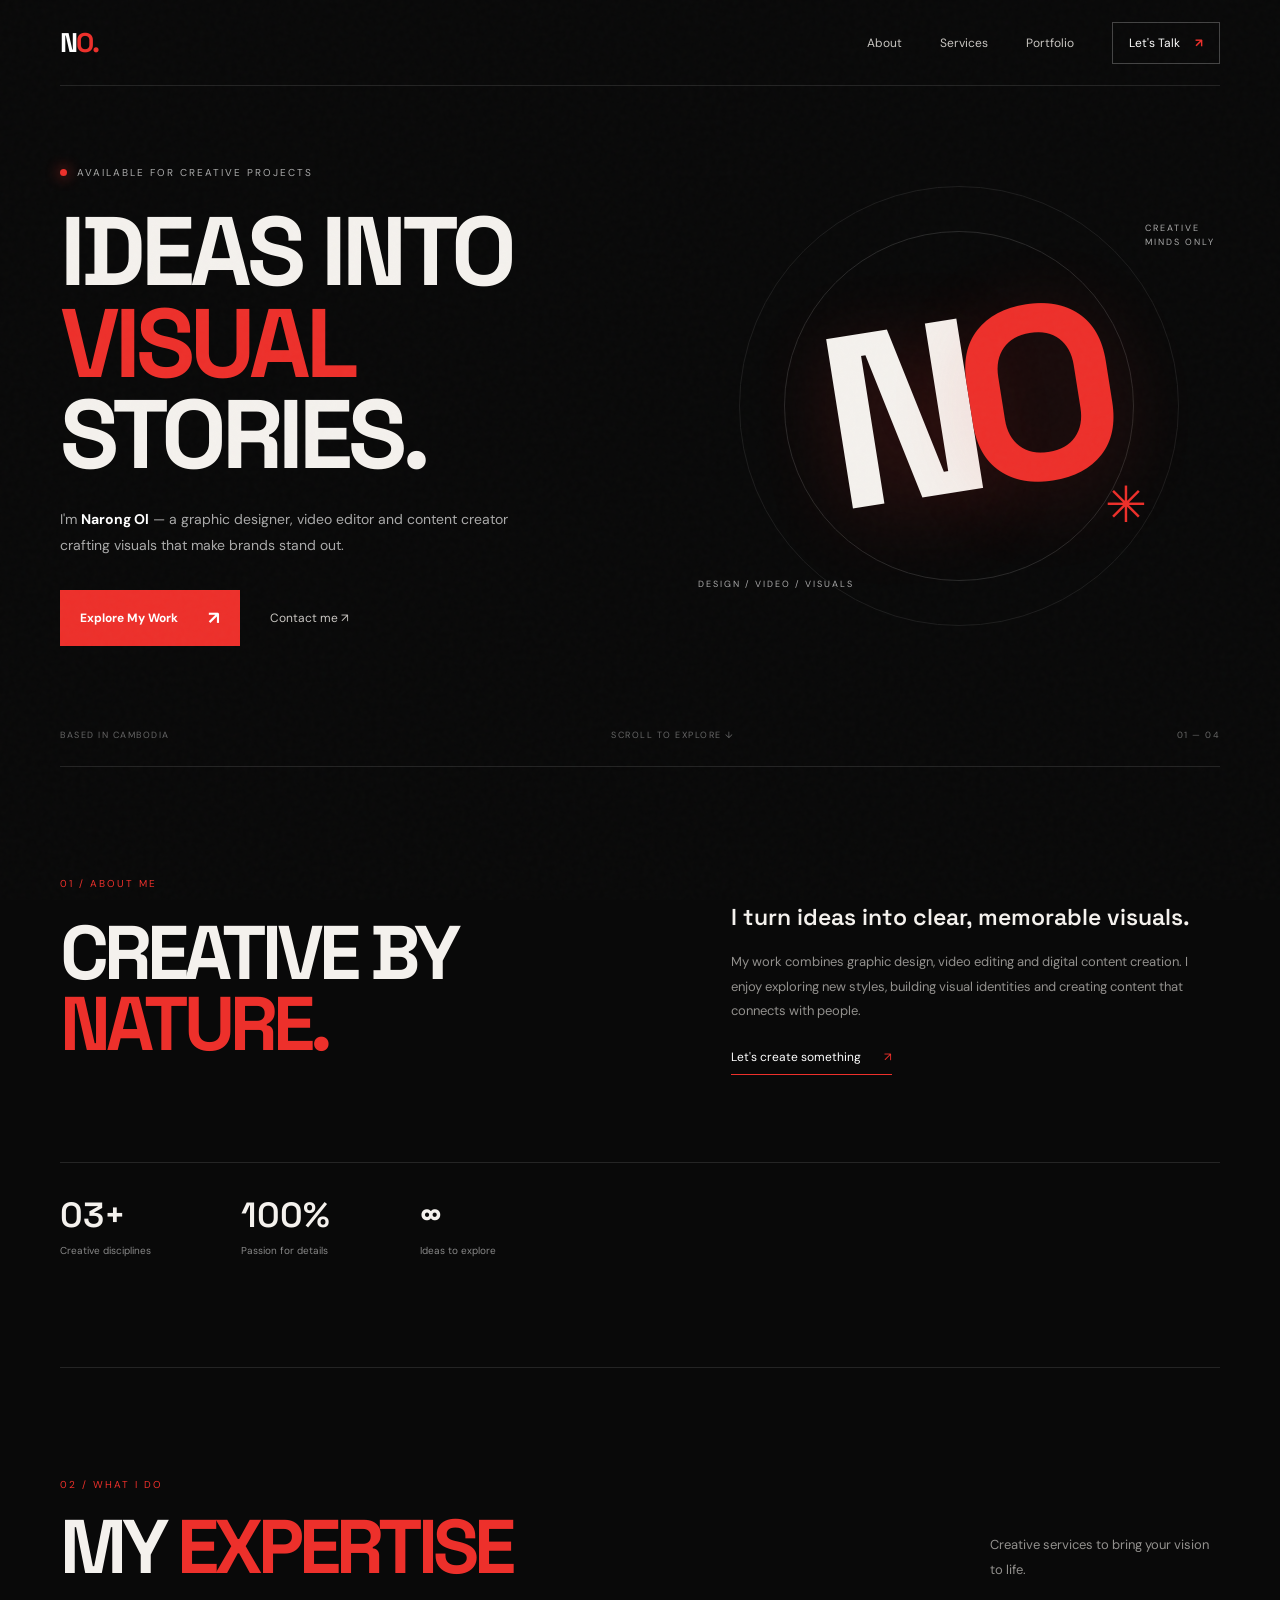
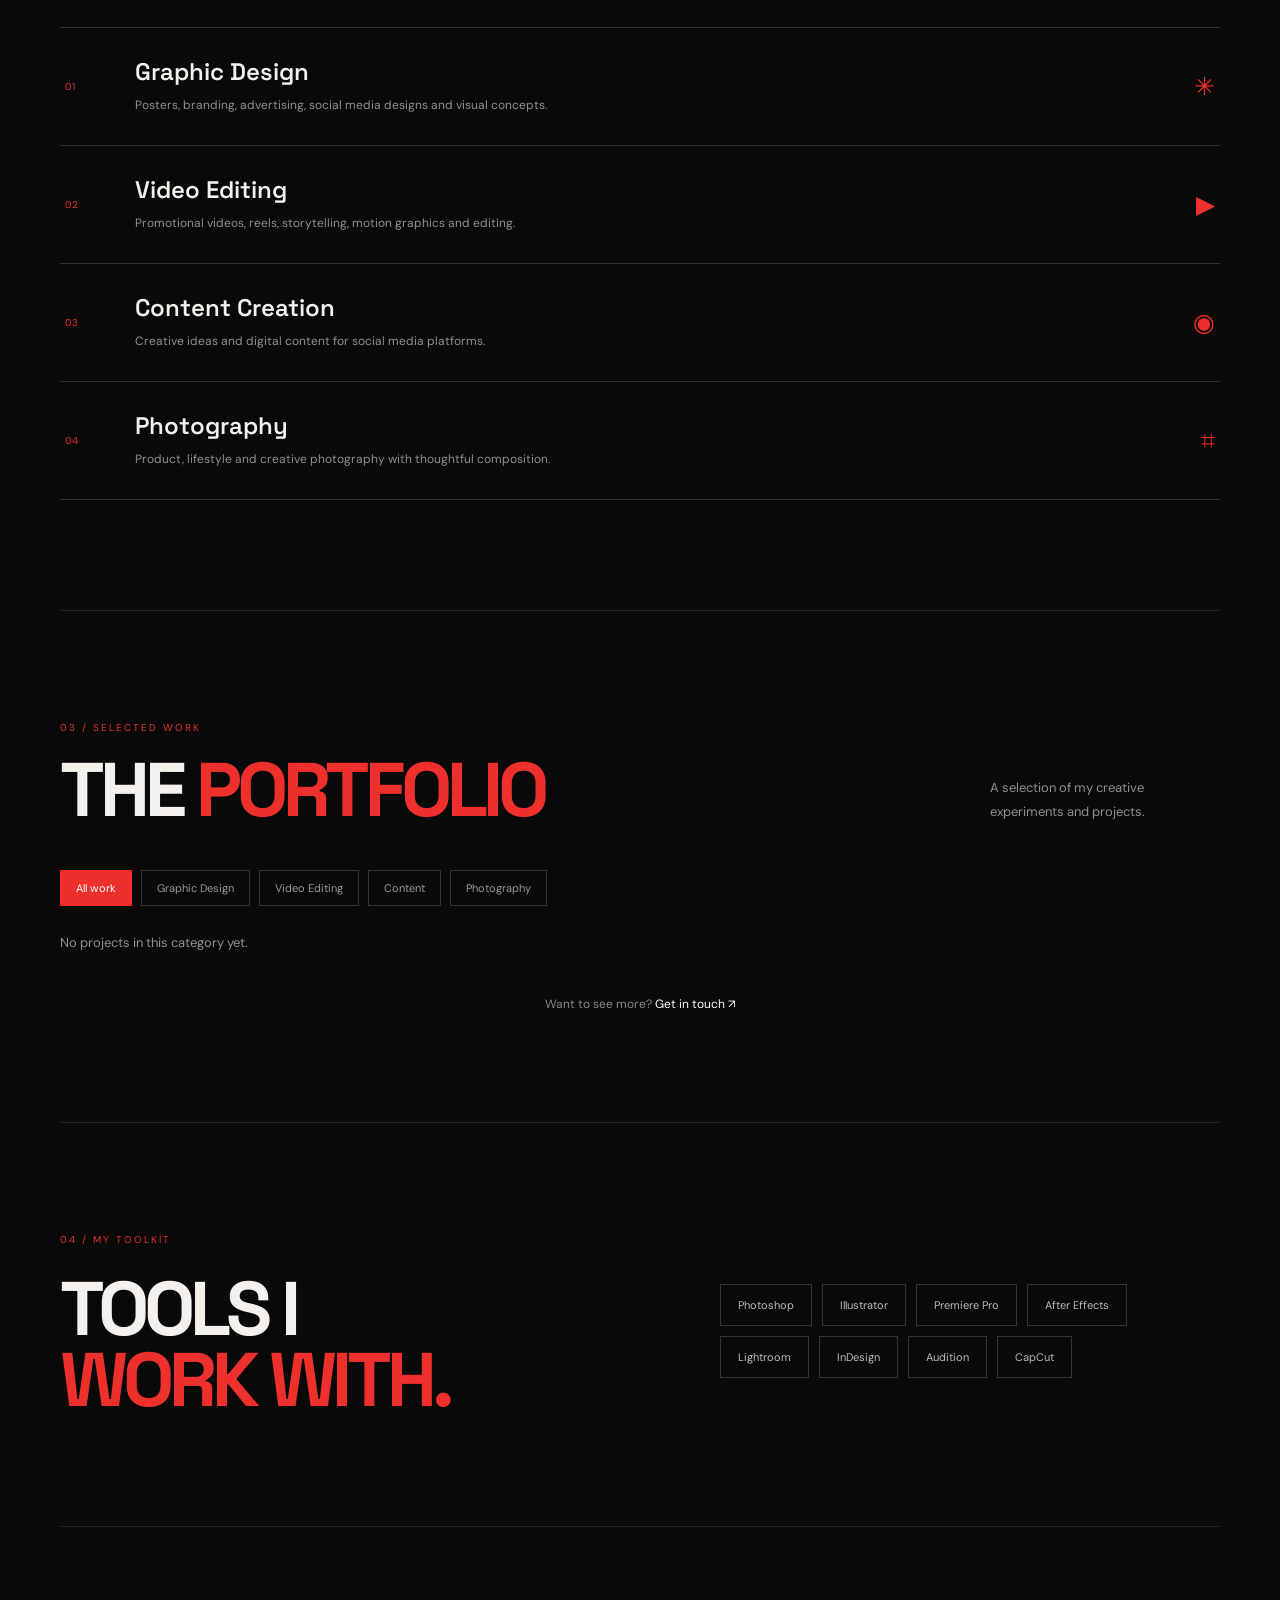
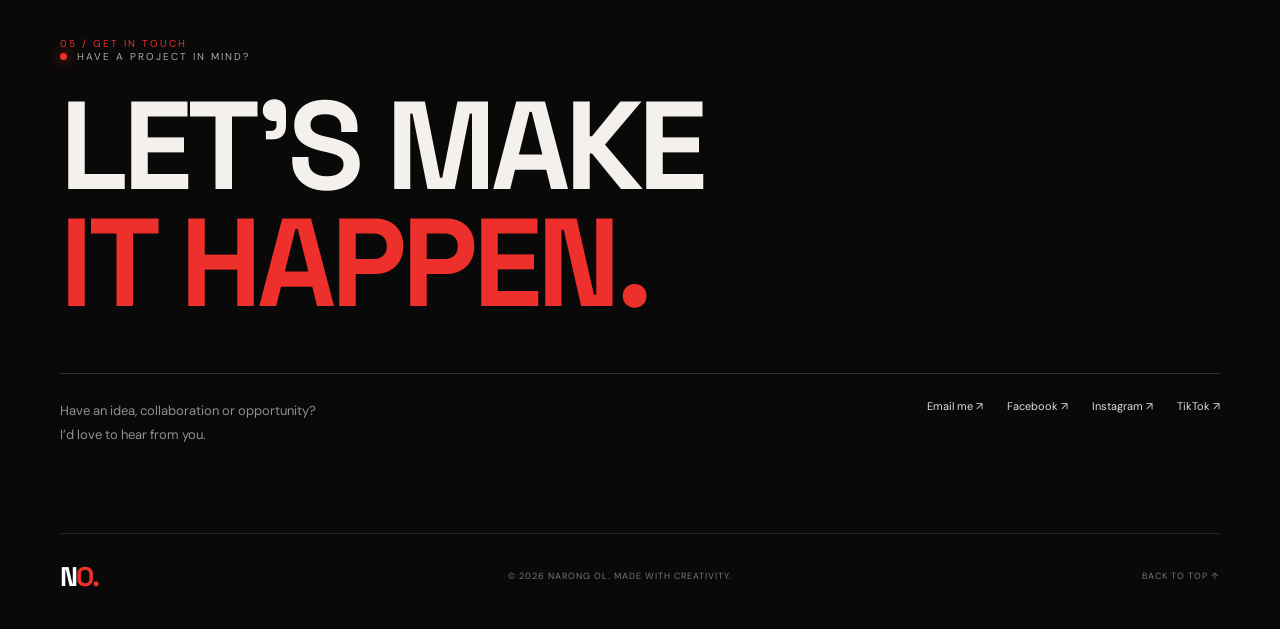
<file: index.html>
<!DOCTYPE html>
<html lang="en"><head>
<meta charset="UTF-8"><meta name="viewport" content="width=device-width, initial-scale=1.0">
<meta name="description" content="Narong Ol — Graphic Designer, Video Editor and Creative Content Creator.">
<title>NARONG OL — Creative Portfolio</title>
<link rel="preconnect" href="https://fonts.googleapis.com"><link rel="preconnect" href="https://fonts.gstatic.com" crossorigin>
<link href="https://fonts.googleapis.com/css2?family=DM+Sans:wght@400;500;600;700&family=Space+Grotesk:wght@400;500;600;700&display=swap" rel="stylesheet">
<link rel="stylesheet" href="style.css"></head><body>
<div class="noise"></div>
<header class="nav"><a class="brand" href="#home">N<span>O.</span></a>
<button class="menu-toggle" id="menuToggle" aria-label="Toggle navigation">☰</button>
<nav id="navLinks"><a href="#about">About</a><a href="#services">Services</a><a href="#work">Portfolio</a><a href="#contact" class="nav-cta">Let's Talk <b>↗</b></a></nav></header>
<main>
<section class="hero section" id="home"><div class="hero-copy">
<p class="eyebrow"><i></i> AVAILABLE FOR CREATIVE PROJECTS</p><h1>IDEAS INTO<br><span>VISUAL</span> STORIES.</h1>
<p class="hero-desc">I'm <strong>Narong Ol</strong> — a graphic designer, video editor and content creator crafting visuals that make brands stand out.</p>
<div class="hero-actions"><a class="btn btn-red" href="#work">Explore My Work <span>↗</span></a><a class="text-link" href="#contact">Contact me <span>↗</span></a></div></div>
<div class="hero-art"><div class="orbit orbit-one"></div><div class="orbit orbit-two"></div><div class="hero-monogram">N<span>O</span></div><div class="art-tag tag-top">CREATIVE<br>MINDS ONLY</div><div class="art-tag tag-bottom">DESIGN / VIDEO / VISUALS</div><div class="red-spark">✳</div></div>
<div class="hero-bottom"><span>BASED IN CAMBODIA</span><span>SCROLL TO EXPLORE ↓</span><span>01 — 04</span></div></section>
<section class="about section" id="about"><div class="section-kicker">01 / ABOUT ME</div><div class="about-content"><h2>CREATIVE BY<br><span>NATURE.</span></h2><div><p class="lead">I turn ideas into clear, memorable visuals.</p><p class="muted">My work combines graphic design, video editing and digital content creation. I enjoy exploring new styles, building visual identities and creating content that connects with people.</p><a class="under-link" href="#contact">Let's create something <span>↗</span></a></div></div>
<div class="stats"><div><strong>03+</strong><span>Creative disciplines</span></div><div><strong>100%</strong><span>Passion for details</span></div><div><strong>∞</strong><span>Ideas to explore</span></div></div></section>
<section class="services section" id="services"><div class="section-kicker">02 / WHAT I DO</div><div class="section-heading"><h2>MY <span>EXPERTISE</span></h2><p>Creative services to bring your vision to life.</p></div>
<div class="service-list"><article><span class="service-no">01</span><div><h3>Graphic Design</h3><p>Posters, branding, advertising, social media designs and visual concepts.</p></div><span class="service-icon">✳</span></article>
<article><span class="service-no">02</span><div><h3>Video Editing</h3><p>Promotional videos, reels, storytelling, motion graphics and editing.</p></div><span class="service-icon">▶</span></article>
<article><span class="service-no">03</span><div><h3>Content Creation</h3><p>Creative ideas and digital content for social media platforms.</p></div><span class="service-icon">◉</span></article>
<article><span class="service-no">04</span><div><h3>Photography</h3><p>Product, lifestyle and creative photography with thoughtful composition.</p></div><span class="service-icon">⌗</span></article></div></section>
<section class="work section" id="work"><div class="section-kicker">03 / SELECTED WORK</div><div class="section-heading"><h2>THE <span>PORTFOLIO</span></h2><p>A selection of my creative experiments and projects.</p></div>
<div class="filters" id="filters"><button class="active" data-filter="all">All work</button><button data-filter="design">Graphic Design</button><button data-filter="video">Video Editing</button><button data-filter="content">Content</button><button data-filter="photo">Photography</button></div>
<div class="project-grid" id="projectGrid"></div><p class="work-note">Want to see more? <a href="#contact">Get in touch ↗</a></p></section>
<section class="tools section"><div class="section-kicker">04 / MY TOOLKIT</div><div class="tools-row"><h2>TOOLS I<br><span>WORK WITH.</span></h2><div class="tool-tags"><span>Photoshop</span><span>Illustrator</span><span>Premiere Pro</span><span>After Effects</span><span>Lightroom</span><span>InDesign</span><span>Audition</span><span>CapCut</span></div></div></section>
<section class="contact section" id="contact"><div class="section-kicker">05 / GET IN TOUCH</div><p class="eyebrow"><i></i> HAVE A PROJECT IN MIND?</p><h2>LET'S MAKE<br><span>IT HAPPEN.</span></h2>
<div class="contact-bottom"><p>Have an idea, collaboration or opportunity? I’d love to hear from you.</p><div class="contact-links"><a href="mailto:your.email@example.com">Email me ↗</a><a href="https://www.facebook.com/" target="_blank" rel="noreferrer">Facebook ↗</a><a href="https://www.instagram.com/" target="_blank" rel="noreferrer">Instagram ↗</a><a href="https://www.tiktok.com/" target="_blank" rel="noreferrer">TikTok ↗</a></div></div></section>
</main><footer><a class="brand" href="#home">N<span>O.</span></a><p>© <span id="year"></span> NARONG OL. MADE WITH CREATIVITY.</p><a href="#home">BACK TO TOP ↑</a></footer>
<script src="script.js"></script></body></html>
</file>
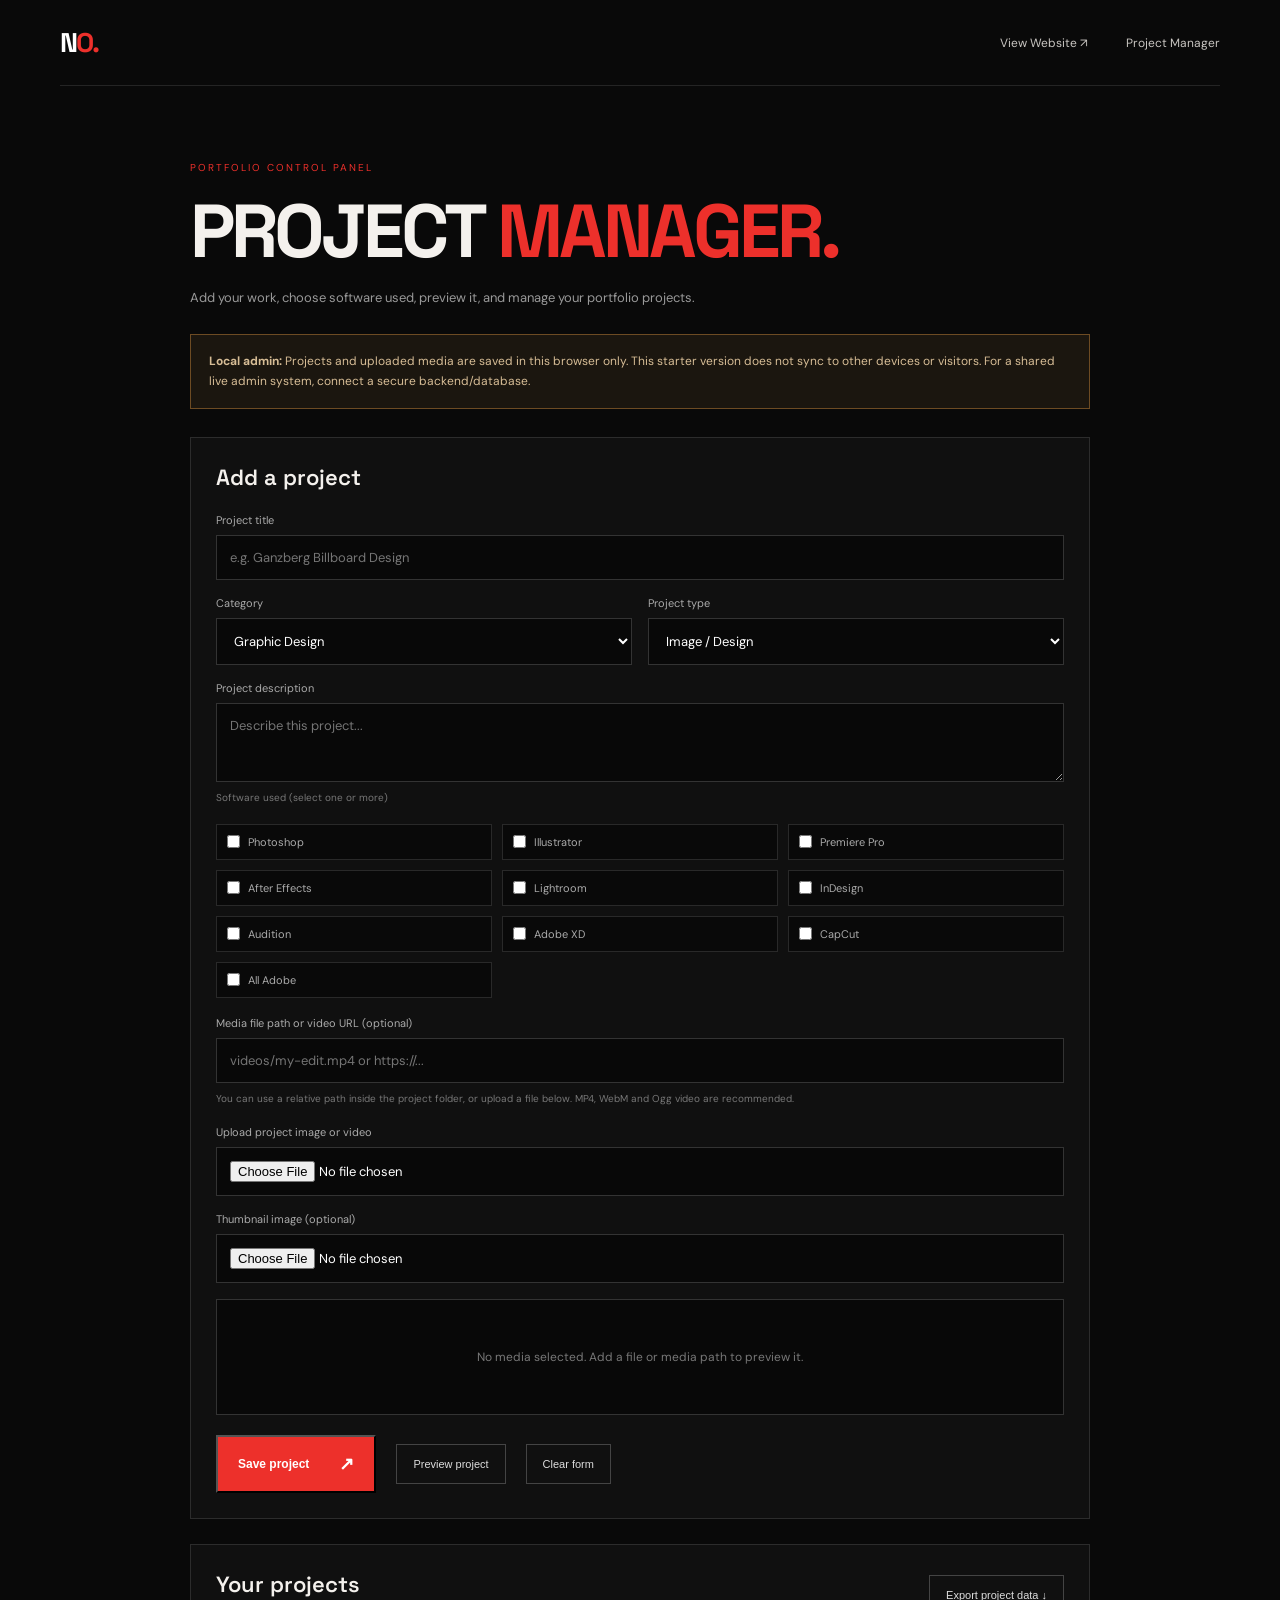
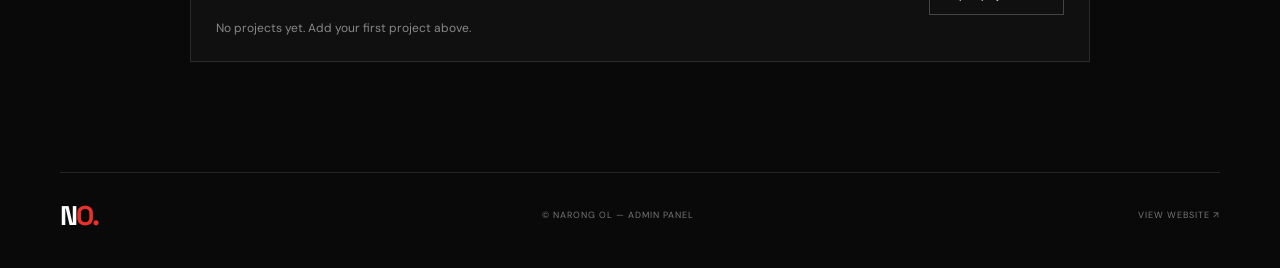
<file: admin.html>
<!DOCTYPE html><html lang="en"><head><meta charset="UTF-8"><meta name="viewport" content="width=device-width, initial-scale=1.0">
<title>Portfolio Admin — NARONG OL</title><link rel="preconnect" href="https://fonts.googleapis.com"><link rel="preconnect" href="https://fonts.gstatic.com" crossorigin>
<link href="https://fonts.googleapis.com/css2?family=DM+Sans:wght@400;500;600;700&family=Space+Grotesk:wght@400;500;600;700&display=swap" rel="stylesheet">
<link rel="stylesheet" href="style.css"><link rel="stylesheet" href="admin.css"></head><body>
<header class="nav"><a class="brand" href="index.html">N<span>O.</span></a><nav class="open"><a href="index.html">View Website ↗</a><a href="#manager">Project Manager</a></nav></header>
<main class="admin-wrap" id="manager"><p class="section-kicker">PORTFOLIO CONTROL PANEL</p><h1>PROJECT <span>MANAGER.</span></h1>
<p class="admin-intro">Add your work, choose software used, preview it, and manage your portfolio projects.</p>
<div class="admin-warning"><strong>Local admin:</strong> Projects and uploaded media are saved in this browser only. This starter version does not sync to other devices or visitors. For a shared live admin system, connect a secure backend/database.</div>
<section class="admin-panel"><h2 id="formTitle">Add a project</h2><form id="projectForm">
<input type="hidden" id="projectId">
<label>Project title<input id="title" required placeholder="e.g. Ganzberg Billboard Design"></label>
<div class="form-row"><label>Category<select id="category"><option value="design">Graphic Design</option><option value="video">Video Editing</option><option value="content">Social Media Design</option><option value="advertising">Advertising</option><option value="photo">Photography</option><option value="other">Other Creative Work</option></select></label>
<label>Project type<select id="type"><option value="image">Image / Design</option><option value="video">Video</option></select></label></div>
<label>Project description<textarea id="description" rows="3" placeholder="Describe this project..."></textarea></label>
<p class="hint">Software used (select one or more)</p><div class="software-options" id="softwareOptions">
<label><input type="checkbox" value="Photoshop"> Photoshop</label><label><input type="checkbox" value="Illustrator"> Illustrator</label>
<label><input type="checkbox" value="Premiere Pro"> Premiere Pro</label><label><input type="checkbox" value="After Effects"> After Effects</label>
<label><input type="checkbox" value="Lightroom"> Lightroom</label><label><input type="checkbox" value="InDesign"> InDesign</label>
<label><input type="checkbox" value="Audition"> Audition</label><label><input type="checkbox" value="Adobe XD"> Adobe XD</label>
<label><input type="checkbox" value="CapCut"> CapCut</label><label><input type="checkbox" value="All Adobe"> All Adobe</label></div>
<label>Media file path or video URL (optional)<input id="src" placeholder="videos/my-edit.mp4 or https://..."></label>
<p class="hint">You can use a relative path inside the project folder, or upload a file below. MP4, WebM and Ogg video are recommended.</p>
<label>Upload project image or video<input id="mediaFile" type="file" accept="image/*,video/mp4,video/webm,video/ogg"></label>
<label>Thumbnail image (optional)<input id="thumbnailFile" type="file" accept="image/*"></label>
<div class="admin-preview" id="livePreview"><div class="preview-empty">Your project preview will appear here.</div></div>
<div class="form-actions"><button class="btn btn-red" type="submit" id="saveBtn">Save project <span>↗</span></button><button class="plain-btn" type="button" id="previewBtn">Preview project</button><button class="plain-btn" type="button" id="resetBtn">Clear form</button></div>
</form></section>
<section class="admin-panel"><div class="list-heading"><h2>Your projects</h2><button class="plain-btn" id="exportBtn" type="button">Export project data ↓</button></div><div id="adminList" class="admin-list"></div></section>
</main><footer><a class="brand" href="index.html">N<span>O.</span></a><p>© NARONG OL — ADMIN PANEL</p><a href="index.html">VIEW WEBSITE ↗</a></footer><script src="admin.js"></script></body></html>
</file>
<file: style.css>
*{box-sizing:border-box;margin:0;padding:0}html{scroll-behavior:smooth}body{background:#090909;color:#f4f1ed;font-family:'DM Sans',sans-serif;overflow-x:hidden}.noise{position:fixed;inset:0;pointer-events:none;opacity:.035;z-index:10;background-image:url("data:image/svg+xml,%3Csvg viewBox='0 0 180 180' xmlns='http://www.w3.org/2000/svg'%3E%3Cfilter id='n'%3E%3CfeTurbulence type='fractalNoise' baseFrequency='.9' numOctaves='3' stitchTiles='stitch'/%3E%3C/filter%3E%3Crect width='100%25' height='100%25' filter='url(%23n)' opacity='.6'/%3E%3C/svg%3E")}.section,.nav,footer{width:min(1160px,calc(100% - 48px));margin:auto}.nav{height:86px;display:flex;align-items:center;justify-content:space-between;border-bottom:1px solid #242424}.brand{font:700 27px 'Space Grotesk';letter-spacing:-2px;color:#fff;text-decoration:none}.brand span,.hero h1 span,.about h2 span,.section-heading h2 span,.tools h2 span,.contact h2 span{color:#ed302b}.nav nav{display:flex;align-items:center;gap:38px}.nav nav a,.text-link{font-size:12px;color:#c8c5c1;text-decoration:none}.nav nav a:hover,.text-link:hover{color:#ed302b}.nav .nav-cta{border:1px solid #444;padding:12px 16px;color:#fff}.nav-cta b{color:#ed302b;margin-left:12px}.menu-toggle{display:none;background:none;border:0;color:white;font-size:24px}.hero{min-height:680px;position:relative;display:grid;grid-template-columns:1.1fr .9fr;align-items:center;padding-top:50px;padding-bottom:90px}.eyebrow{font-size:10px;letter-spacing:2px;color:#aaa;display:flex;align-items:center;gap:10px}.eyebrow i{display:inline-block;width:7px;height:7px;background:#ed302b;border-radius:50%;box-shadow:0 0 14px #ed302b}.hero h1,.about h2,.section-heading h2,.tools h2,.contact h2{font:700 clamp(52px,7.6vw,100px)/.94 'Space Grotesk';letter-spacing:-5px;margin:27px 0}.hero-desc{max-width:460px;color:#aaa;line-height:1.8;font-size:14px}.hero-desc strong{color:#fff}.hero-actions{display:flex;align-items:center;gap:30px;margin-top:32px}.btn{display:inline-flex;gap:30px;align-items:center;padding:16px 20px;text-decoration:none;font-size:12px;font-weight:700}.btn-red{background:#ed302b;color:#fff}.btn-red:hover{background:#ff4944}.btn span{font-size:18px}.hero-art{height:440px;position:relative;display:grid;place-items:center}.hero-monogram{font:700 clamp(120px,20vw,245px)/1 'Space Grotesk';letter-spacing:-28px;transform:rotate(-9deg);text-shadow:0 15px 80px #ed302b33;z-index:2}.hero-monogram span{color:#ed302b}.orbit{position:absolute;border:1px solid #292929;border-radius:50%;width:350px;height:350px}.orbit-two{width:440px;height:440px;border-color:#1d1d1d}.art-tag{position:absolute;font-size:9px;letter-spacing:2px;color:#aaa;line-height:1.6}.tag-top{top:35px;right:5px}.tag-bottom{bottom:35px;left:0}.red-spark{position:absolute;right:14%;bottom:20%;font-size:50px;color:#ed302b}.hero-bottom{position:absolute;bottom:25px;left:0;right:0;display:flex;justify-content:space-between;color:#666;font-size:9px;letter-spacing:1.5px}.about,.services,.work,.tools,.contact{padding-top:110px;padding-bottom:110px;border-top:1px solid #242424}.section-kicker{font-size:10px;letter-spacing:2px;color:#ed302b}.about-content{display:grid;grid-template-columns:1fr .8fr;gap:60px;align-items:center}.about h2,.section-heading h2,.tools h2{font-size:clamp(48px,6vw,76px)}.lead{font:600 23px 'Space Grotesk';margin-bottom:18px}.muted,.section-heading p,.service-list p,.contact-bottom p{font-size:13px;line-height:1.9;color:#92908d}.under-link{display:inline-block;margin-top:25px;color:#fff;text-decoration:none;font-size:12px;border-bottom:1px solid #ed302b;padding-bottom:9px}.under-link span{color:#ed302b;margin-left:20px}.stats{display:flex;gap:90px;margin-top:75px;border-top:1px solid #252525;padding-top:30px}.stats div{display:grid;gap:7px}.stats strong{font:600 35px 'Space Grotesk'}.stats span{font-size:10px;color:#888}.section-heading{display:flex;justify-content:space-between;align-items:end;margin:20px 0 45px}.section-heading h2{margin:0}.section-heading p{max-width:230px}.service-list{border-top:1px solid #303030}.service-list article{display:grid;grid-template-columns:70px 1fr 50px;align-items:center;padding:28px 5px;border-bottom:1px solid #303030;transition:.25s}.service-list article:hover{padding-left:18px;background:#111}.service-no{font-size:10px;color:#ed302b}.service-list h3{font:600 24px 'Space Grotesk';margin-bottom:7px}.service-list p{font-size:12px}.service-icon{font-size:25px;color:#ed302b;text-align:right}.filters{display:flex;flex-wrap:wrap;gap:9px;margin-bottom:25px}.filters button{background:transparent;border:1px solid #333;color:#999;padding:10px 15px;font:11px 'DM Sans';cursor:pointer}.filters button.active,.filters button:hover{background:#ed302b;border-color:#ed302b;color:white}.project-grid{display:grid;grid-template-columns:repeat(3,1fr);gap:24px}.project-card{min-width:0}.project-preview{height:235px;background:linear-gradient(135deg,#191919,#292020);overflow:hidden;display:block;position:relative}.project-preview img,.project-preview video{width:100%;height:100%;object-fit:cover;display:block;transition:transform .4s}.project-card:hover .project-preview img{transform:scale(1.05)}.placeholder-art{height:100%;display:grid;place-items:center;font:700 45px 'Space Grotesk';color:#ed302b;background:radial-gradient(circle at 70% 30%,#3c1717,#141414 65%)}.project-info{display:flex;justify-content:space-between;padding:14px 2px}.project-info h3{font:600 15px 'Space Grotesk';margin-bottom:5px}.project-info p{font-size:10px;color:#888}.project-info>span{color:#ed302b}.work-note{text-align:center;margin-top:40px;color:#888;font-size:12px}.work-note a{color:#fff;text-decoration:none}.tools-row{display:flex;justify-content:space-between;align-items:center;gap:50px}.tools h2{margin-bottom:0}.tool-tags{display:flex;flex-wrap:wrap;gap:10px;max-width:500px}.tool-tags span{border:1px solid #333;padding:13px 17px;color:#bbb;font-size:11px}.contact{padding-bottom:85px}.contact h2{font-size:clamp(65px,10vw,125px);margin:25px 0 50px}.contact-bottom{display:flex;justify-content:space-between;align-items:start;border-top:1px solid #333;padding-top:25px}.contact-bottom p{max-width:270px}.contact-links{display:flex;gap:24px;flex-wrap:wrap}.contact-links a,footer>a:last-child{font-size:11px;color:#ddd;text-decoration:none}.contact-links a:hover{color:#ed302b}footer{border-top:1px solid #252525;padding:25px 0 35px;display:flex;align-items:center;justify-content:space-between}footer p,footer>a:last-child{font-size:9px;color:#777;letter-spacing:1px}
@media(max-width:760px){.section,.nav,footer{width:calc(100% - 36px)}.nav{height:70px}.menu-toggle{display:block}.nav nav{display:none;position:absolute;top:70px;left:0;right:0;background:#111;padding:25px 20px;z-index:20;flex-direction:column;gap:22px}.nav nav.open{display:flex}.hero{grid-template-columns:1fr;padding-top:80px;min-height:auto;padding-bottom:90px}.hero h1{font-size:clamp(55px,15vw,90px);letter-spacing:-4px}.hero-art{height:320px;margin-top:35px}.orbit{width:250px;height:250px}.orbit-two{width:310px;height:310px}.hero-bottom{font-size:7px}.about,.services,.work,.tools,.contact{padding-top:75px;padding-bottom:75px}.about-content{grid-template-columns:1fr;gap:5px}.about h2,.section-heading h2,.tools h2{font-size:55px}.stats{gap:25px;justify-content:space-between;margin-top:45px}.stats strong{font-size:28px}.section-heading{display:block}.section-heading p{margin-top:15px}.service-list article{grid-template-columns:35px 1fr 30px}.service-list h3{font-size:20px}.project-grid{grid-template-columns:1fr 1fr;gap:18px}.project-preview{height:180px}.project-info h3{font-size:13px}.tools-row,.contact-bottom{display:block}.tool-tags{margin-top:30px}.contact-links{margin-top:25px;gap:16px}footer{gap:15px;flex-wrap:wrap}footer p{order:3;width:100%}}
@media(max-width:430px){.project-grid{grid-template-columns:1fr}.project-preview{height:230px}.hero-actions{gap:18px}.btn{gap:15px;padding:14px}.stats{gap:12px}.stats span{font-size:8px}}

/* ===== Portfolio image / video fullscreen preview ===== */
.project-preview{
  width:100%;
  height:235px;
  padding:0;
  border:0;
  background:linear-gradient(135deg,#191919,#292020);
  overflow:hidden;
  position:relative;
  display:block;
  cursor:zoom-in;
  text-align:inherit;
}
.project-preview .project-media{
  width:100%;
  height:100%;
  display:block;
  object-fit:cover;
  transition:transform .4s;
}
.project-card:hover .project-preview .project-media{transform:scale(1.045)}
.project-preview:focus-visible{outline:2px solid #ed302b;outline-offset:3px}
.project-preview video{pointer-events:none}
.preview-hint{
  position:absolute;
  right:12px;
  bottom:12px;
  z-index:2;
  padding:8px 11px;
  background:rgba(9,9,9,.82);
  border:1px solid #555;
  color:#fff;
  font:600 9px 'DM Sans',sans-serif;
  letter-spacing:1px;
}
.media-play-icon{
  position:absolute;
  left:50%;
  top:50%;
  transform:translate(-50%,-50%);
  width:48px;
  height:48px;
  border:1px solid rgba(255,255,255,.75);
  border-radius:50%;
  display:grid;
  place-items:center;
  padding-left:3px;
  color:#fff;
  background:rgba(0,0,0,.45);
  pointer-events:none;
}
.media-lightbox{
  position:fixed;
  inset:0;
  z-index:99999;
  display:none;
  align-items:center;
  justify-content:center;
  flex-direction:column;
  gap:14px;
  padding:65px 24px 35px;
  background:rgba(0,0,0,.97);
}
.media-lightbox.active{display:flex}
body.lightbox-open{overflow:hidden}
.lightbox-content{
  width:100%;
  height:100%;
  min-height:0;
  display:flex;
  align-items:center;
  justify-content:center;
}
.lightbox-content img{
  display:block;
  max-width:100%;
  max-height:100%;
  width:auto;
  height:auto;
  object-fit:contain;
}
.lightbox-content video{
  display:block;
  width:auto;
  height:auto;
  max-width:min(1200px,100%);
  max-height:100%;
  background:#000;
  object-fit:contain;
}
.lightbox-close{
  position:absolute;
  top:14px;
  right:24px;
  z-index:2;
  width:48px;
  height:48px;
  border:1px solid #555;
  border-radius:50%;
  background:#111;
  color:#fff;
  font:300 34px/1 'DM Sans',sans-serif;
  cursor:pointer;
}
.lightbox-close:hover{background:#ed302b;border-color:#ed302b}
.lightbox-caption{
  color:#aaa;
  font:12px 'DM Sans',sans-serif;
  text-align:center;
}
@media(max-width:760px){
 .project-preview{height:180px}
}
@media(max-width:430px){
 .project-preview{height:230px}
 .media-lightbox{padding:60px 12px 25px}
 .lightbox-close{top:10px;right:12px}
 .lightbox-content video{max-height:75vh}
}
</file>
<file: admin.css>
.admin-wrap{width:min(900px,calc(100% - 40px));margin:75px auto 110px}
.admin-wrap h1{font:700 clamp(42px,7vw,75px)/1 'Space Grotesk';letter-spacing:-4px;margin:20px 0}
.admin-wrap h1 span{color:#ed302b}.admin-intro{color:#999;font-size:13px}
.admin-warning{margin:28px 0;padding:16px 18px;border:1px solid #6d4b23;background:#1b160f;color:#d7bd96;font-size:12px;line-height:1.7}
.admin-panel{border:1px solid #2c2c2c;padding:25px;margin-top:25px;background:#101010}
.admin-panel h2{font:600 22px 'Space Grotesk';margin-bottom:22px}
.admin-panel label{display:block;color:#aaa;font-size:11px;margin-bottom:16px}
.admin-panel input,.admin-panel select,.admin-panel textarea{display:block;width:100%;margin-top:8px;background:#080808;border:1px solid #333;color:#fff;padding:13px;font:13px 'DM Sans';outline:none}
.admin-panel input:focus,.admin-panel select:focus,.admin-panel textarea:focus{border-color:#ed302b}
.form-row{display:grid;grid-template-columns:1fr 1fr;gap:16px}.hint{font-size:10px;color:#777;margin:-8px 0 18px;line-height:1.6}
.form-actions{display:flex;gap:20px;align-items:center;flex-wrap:wrap}.plain-btn{background:none;border:1px solid #444;color:#ddd;padding:13px 16px;font-size:11px;cursor:pointer}
.list-heading{display:flex;justify-content:space-between;align-items:center;gap:15px}.admin-list{display:grid;gap:10px}
.admin-item{display:flex;align-items:center;justify-content:space-between;gap:15px;padding:15px;border:1px solid #292929}
.admin-item strong{display:block;font:600 14px 'Space Grotesk'}.admin-item small{display:block;color:#888;font-size:10px;margin-top:5px}
.admin-actions{display:flex;gap:8px}.admin-actions button{background:#171717;border:1px solid #444;color:#ddd;padding:9px 12px;cursor:pointer;font-size:10px}
.admin-actions .delete{color:#ff7772;border-color:#66312f}.empty{color:#888;font-size:12px}
.software-options{display:grid;grid-template-columns:repeat(3,minmax(0,1fr));gap:10px;margin:10px 0 18px}
.software-options label{display:flex;align-items:center;gap:8px;margin:0;padding:10px;border:1px solid #292929;background:#090909}
.software-options input{width:auto;margin:0;accent-color:#ed302b}
.admin-preview{border:1px solid #333;background:#080808;padding:14px;margin:12px 0 20px}
.admin-preview img,.admin-preview video{display:block;max-width:100%;max-height:360px;margin:auto;object-fit:contain}
.admin-preview .preview-empty{color:#777;font-size:12px;text-align:center;padding:35px 10px}
@media(max-width:600px){.admin-panel{padding:17px}.form-row{grid-template-columns:1fr}.list-heading{align-items:flex-start;flex-direction:column}.admin-item{align-items:flex-start;flex-direction:column;width:100%}.admin-actions{width:100%}.software-options{grid-template-columns:1fr 1fr}}
</file>
